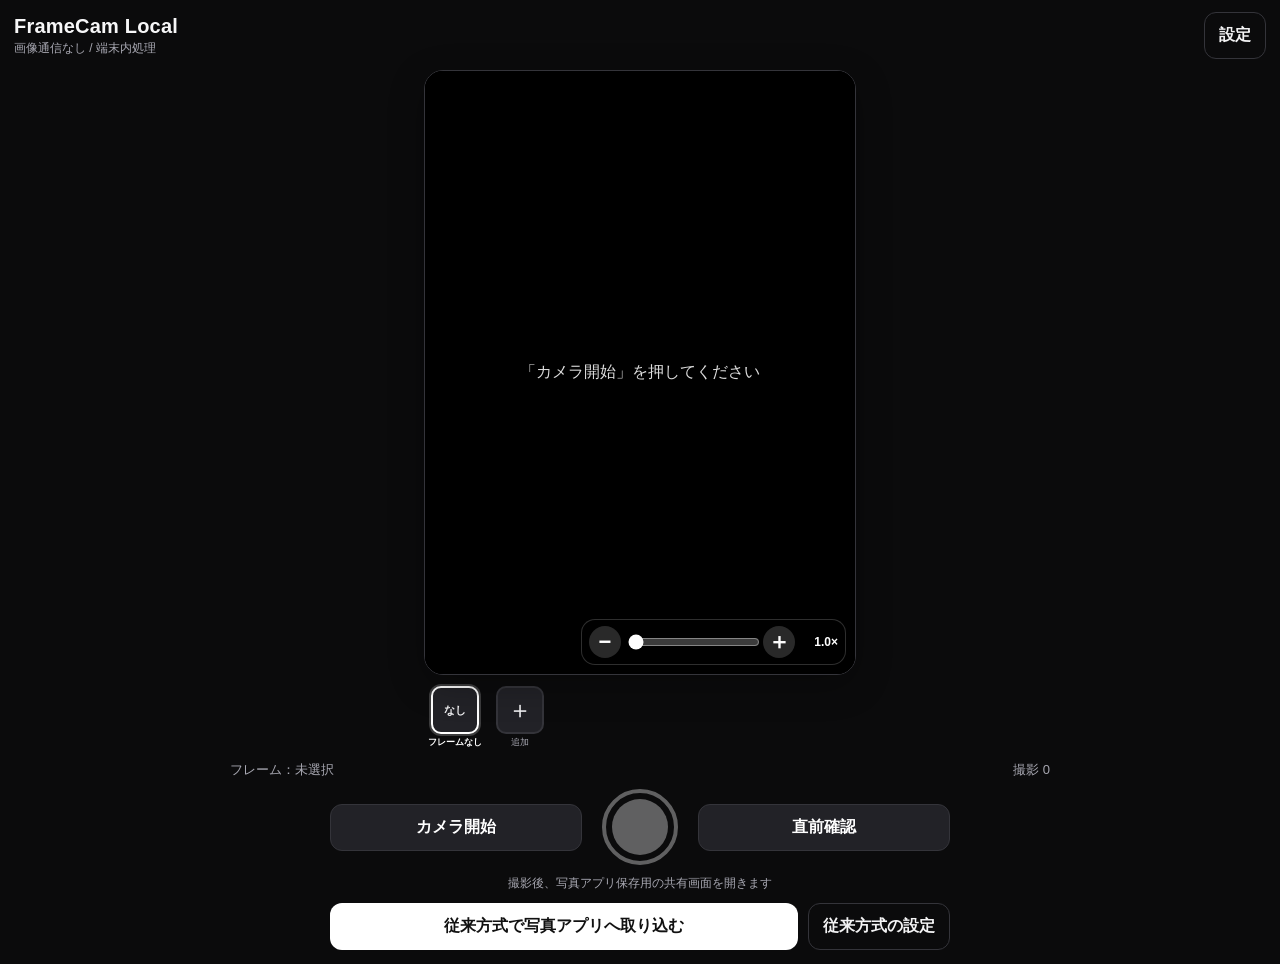
<file: index.html>
<!doctype html>
<html lang="ja">
<head>
  <meta charset="utf-8" />
  <meta name="viewport" content="width=device-width,initial-scale=1,viewport-fit=cover,user-scalable=no" />
  <meta name="theme-color" content="#111111" />
  <meta http-equiv="Content-Security-Policy" content="default-src 'none'; script-src 'self'; style-src 'self'; img-src 'self' blob: data:; media-src 'self'; connect-src https://ntfy.sh; font-src 'none'; object-src 'none'; base-uri 'none'; form-action 'none'; frame-src 'none'; child-src 'none'; worker-src 'self'; manifest-src 'self';" />
  <title>FrameCam Local</title>
  <link rel="manifest" href="manifest.webmanifest" />
  <link rel="stylesheet" href="styles.css" />
  <link rel="stylesheet" href="camera-enhancements.css" />
  <link rel="stylesheet" href="frame-window-zoom.css" />
</head>
<body>
  <main class="app-shell">
    <header class="topbar">
      <div>
        <div class="app-title">FrameCam Local</div>
        <div id="privacyState" class="privacy-state">画像通信なし / 端末内処理</div>
      </div>
      <button id="settingsBtn" class="ghost-btn" type="button">設定</button>
    </header>

    <section class="camera-section">
      <div id="previewWrap" class="preview-wrap portrait">
        <video id="video" playsinline muted autoplay></video>
        <img id="frameOverlay" class="frame-overlay" alt="" hidden />
        <div id="titleOverlay" class="title-overlay bottom" hidden></div>
        <div id="cameraMessage" class="camera-message">「カメラ開始」を押してください</div>
      </div>

      <div class="status-row">
        <span id="frameName">フレーム：未選択</span>
        <span id="counter">撮影 0</span>
      </div>

      <div class="controls">
        <button id="cameraBtn" class="secondary-btn" type="button">カメラ開始</button>
        <button id="shootBtn" class="shoot-btn" type="button" disabled aria-label="撮影"><span></span></button>
        <button id="lastBtn" class="secondary-btn" type="button" disabled>直前確認</button>
      </div>
      <div id="saveState" class="save-state">撮影後、写真アプリ保存用の共有画面を開きます</div>
      <div class="photos-row">
        <button id="photosImportBtn" class="primary-btn" type="button">従来方式で写真アプリへ取り込む</button>
        <button id="photosHelpBtn" class="ghost-btn" type="button">従来方式の設定</button>
      </div>
    </section>

    <dialog id="settingsDialog">
      <div class="settings-panel">
        <div class="dialog-head">
          <h2>撮影設定</h2>
          <button id="closeSettings" class="ghost-btn" type="button">閉じる</button>
        </div>
        <label class="field"><span>仕上がり</span><select id="orientationSelect"><option value="portrait" selected>縦（3:4）</option><option value="landscape">横（4:3）</option></select></label>
        <label class="field"><span>カメラの向き</span><select id="cameraFacingSelect"><option value="environment">背面カメラ</option><option value="user">前面カメラ</option></select></label>
        <div class="field">
          <span>オリジナルフレーム</span>
          <button id="framePickerBtn" class="primary-btn wide" type="button">写真アプリからフレームを選ぶ</button>
          <input id="frameInput" type="file" accept="image/jpeg,image/png,image/heic,image/heif" hidden />
        </div>
        <div class="small-note">JPEG / PNG対応。PNGは透過領域を自動認識して撮影範囲を合わせます。撮影の縦横を変えるとフレームも自動追従します。</div>
        <button id="clearFrameBtn" class="ghost-btn wide" type="button">フレームを外す</button>
        <label class="toggle-row"><span>タイトルを入れる</span><input id="titleEnabled" type="checkbox" /></label>
        <div id="titleFields" class="title-fields" hidden>
          <label class="field"><span>タイトル</span><input id="titleText" type="text" maxlength="60" placeholder="例：SUMMER EVENT 2026" /></label>
          <label class="field"><span>位置</span><select id="titlePosition"><option value="top">上</option><option value="bottom" selected>下</option></select></label>
          <label class="field"><span>文字サイズ</span><input id="titleSize" type="range" min="40" max="140" step="2" value="72" /></label>
          <label class="field"><span>文字色</span><select id="titleColor"><option value="white" selected>白</option><option value="black">黒</option></select></label>
          <label class="toggle-row"><span>背景帯を付ける</span><input id="titleBand" type="checkbox" checked /></label>
        </div>
        <button id="resetCountBtn" class="ghost-btn wide" type="button">撮影枚数を0に戻す</button>
        <div class="note-box"><strong>安全設計</strong><p>画像合成・PNG透過解析・デジタルズーム処理はSafari内で行います。AFはiPhone標準AFを使用し、対応端末では連続AFとネイティブズームを利用します。管理用URLで起動した場合のみ、画像を含まない匿名運用ログを送信します。</p></div>
      </div>
    </dialog>

    <dialog id="photosHelpDialog">
      <div class="settings-panel">
        <div class="dialog-head"><h2>従来方式の取込設定</h2><button id="closePhotosHelp" class="ghost-btn" type="button">閉じる</button></div>
        <div class="note-box important"><strong>直接共有が使えない場合のみ</strong><p>通常は撮影後の共有画面から「画像を保存」を選んでください。共有機能を使えない端末では、従来のDownloads＋Apple標準ショートカット方式を使用できます。</p></div>
        <ol class="setup-list">
          <li>Safariのダウンロード先を「このiPhone内」に設定します。</li>
          <li>「ショートカット」アプリで <strong>FrameCam写真取込</strong> を新規作成します。</li>
          <li>「ダウンロード」フォルダ内の <strong>FRAMECAM_</strong> で始まるJPEGを取得する処理を追加します。</li>
          <li>「写真アルバムに保存」を追加します。</li>
          <li>重複防止のため、保存後のJPEGを別フォルダへ移動する処理を追加します。</li>
        </ol>
      </div>
    </dialog>

    <dialog id="lastDialog">
      <div class="last-panel">
        <div class="dialog-head"><h2>直前の写真</h2><button id="closeLast" class="ghost-btn" type="button">閉じる</button></div>
        <img id="lastImage" alt="直前に撮影した写真" />
        <div id="lastFilename" class="filename"></div>
        <button id="downloadLastBtn" class="primary-btn wide" type="button">写真アプリへ保存</button>
        <div class="note-box"><strong>撮り直す場合</strong><p>この画面を閉じてもう一度撮影してください。</p></div>
      </div>
    </dialog>
  </main>
  <canvas id="captureCanvas" hidden></canvas>
  <script src="app-1.js" defer></script>
  <script src="app-2.js" defer></script>
  <script src="app-3.js" defer></script>
  <script src="app-4.js" defer></script>
  <script src="app-5.js" defer></script>
  <script src="app-6.js" defer></script>
  <script src="app-7.js" defer></script>
  <script src="app-8.js" defer></script>
  <script src="app-9.js" defer></script>
  <script src="app-10.js" defer></script>
  <script src="app-11.js" defer></script>
  <script src="app-12.js" defer></script>
  <script src="app-13.js" defer></script>
  <script src="app-14.js" defer></script>
  <script src="app-15.js" defer></script>
</body>
</html>
</file>
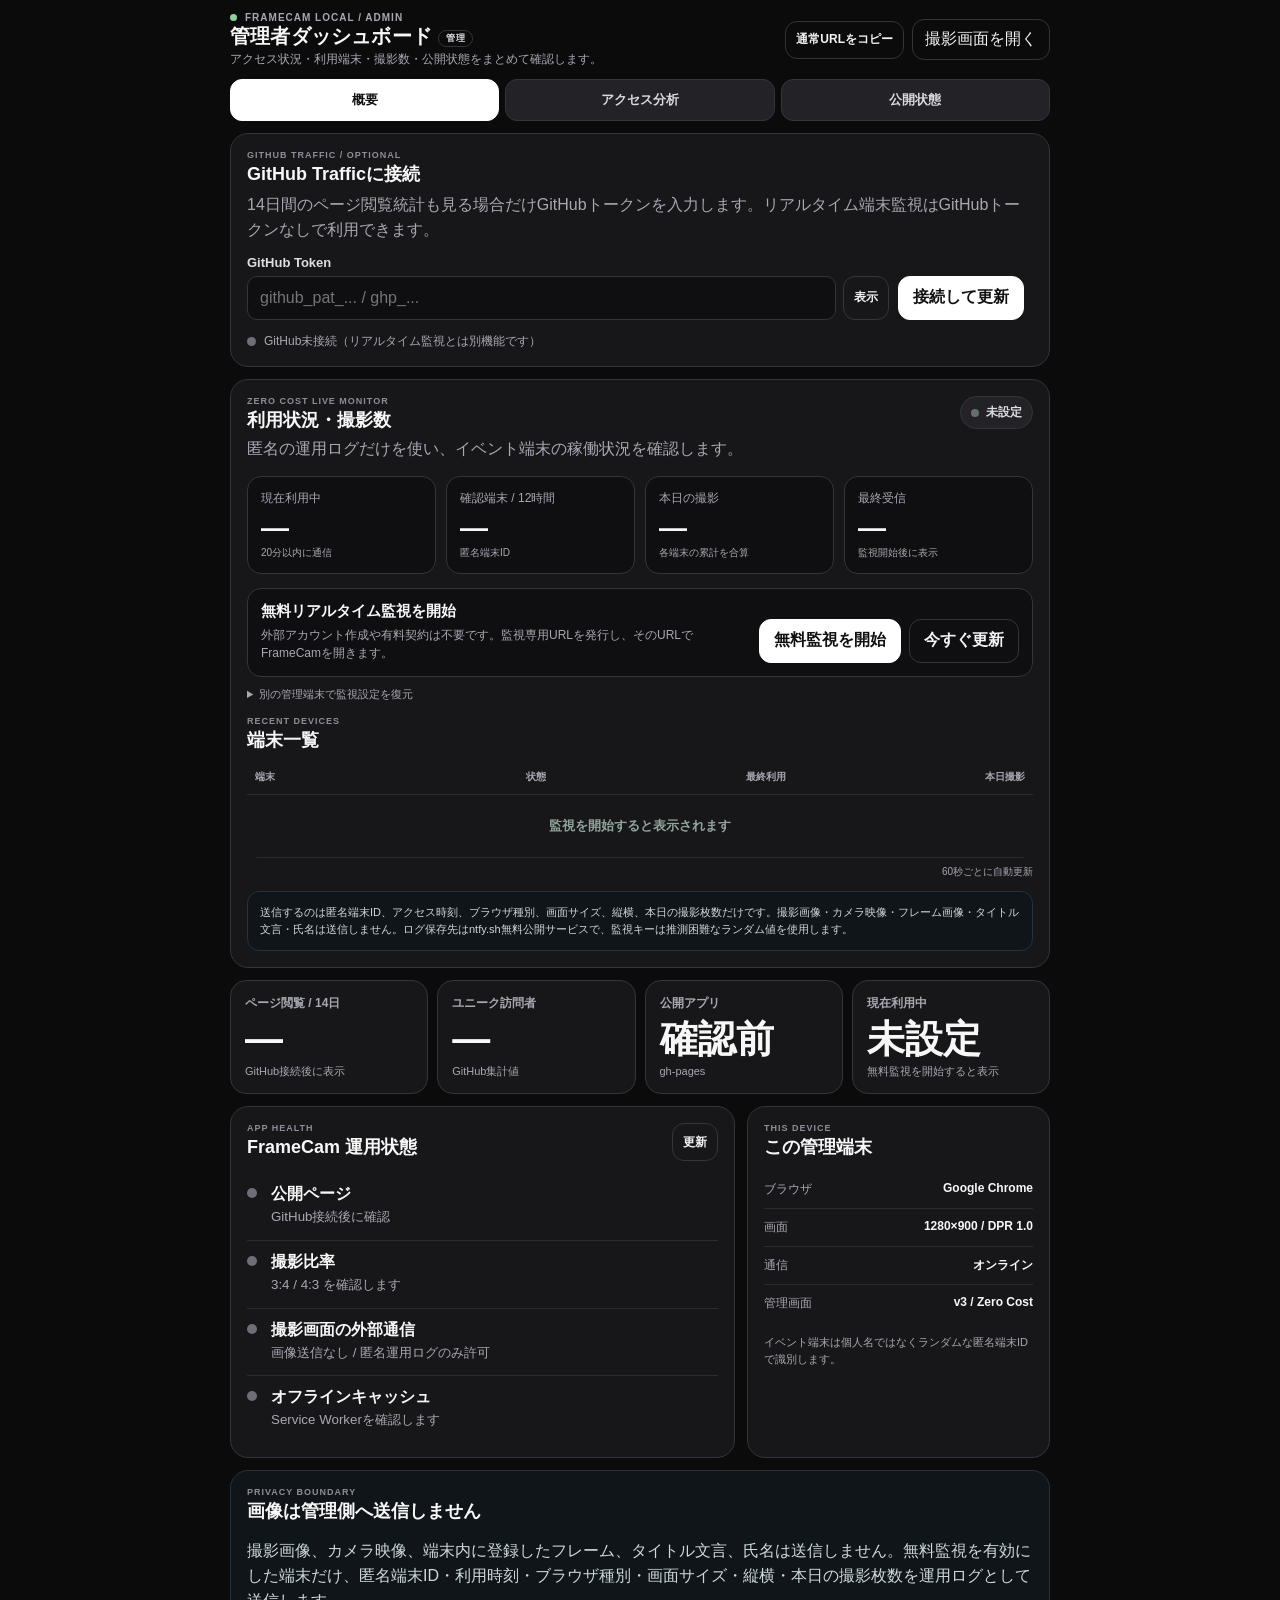
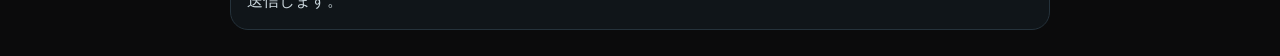
<file: admin.html>
<!doctype html>
<html lang="ja">
<head>
  <meta charset="utf-8" />
  <meta name="viewport" content="width=device-width,initial-scale=1,viewport-fit=cover" />
  <meta name="robots" content="noindex,nofollow,noarchive" />
  <meta name="theme-color" content="#0d1117" />
  <meta http-equiv="Content-Security-Policy" content="default-src 'none'; script-src 'self'; style-src 'self'; connect-src https://api.github.com https://ntfy.sh; img-src 'none'; object-src 'none'; base-uri 'none'; form-action 'none'; frame-ancestors 'none';" />
  <title>FrameCam 管理者</title>
  <link rel="stylesheet" href="admin.css" />
  <link rel="stylesheet" href="admin-live.css" />
</head>
<body>
  <main class="admin-shell">
    <header class="admin-head">
      <div>
        <div class="title-line"><span class="brand-dot"></span><p class="eyebrow">FRAMECAM LOCAL / ADMIN</p></div>
        <h1>管理者ダッシュボード</h1>
        <p class="sub">アクセス状況・利用端末・撮影数・公開状態をまとめて確認します。</p>
      </div>
      <div class="head-actions">
        <button id="copyAppUrlBtn" class="ghost compact" type="button">通常URLをコピー</button>
        <a class="back-link" href="./">撮影画面を開く</a>
      </div>
    </header>

    <nav class="tabbar" aria-label="管理メニュー">
      <button class="tab-btn active" type="button" data-tab="overview" aria-selected="true">概要</button>
      <button class="tab-btn" type="button" data-tab="traffic" aria-selected="false">アクセス分析</button>
      <button class="tab-btn" type="button" data-tab="system" aria-selected="false">公開状態</button>
    </nav>

    <section class="panel connection-panel" aria-labelledby="authTitle">
      <div class="connection-copy">
        <div class="section-kicker">GITHUB TRAFFIC / OPTIONAL</div>
        <h2 id="authTitle">GitHub Trafficに接続</h2>
        <p>14日間のページ閲覧統計も見る場合だけGitHubトークンを入力します。リアルタイム端末監視はGitHubトークンなしで利用できます。</p>
      </div>
      <div class="auth-row">
        <label class="token-field">
          <span>GitHub Token</span>
          <div class="token-input-row">
            <input id="tokenInput" type="password" autocomplete="off" autocapitalize="off" spellcheck="false" placeholder="github_pat_... / ghp_..." />
            <button id="toggleTokenBtn" class="ghost compact" type="button" aria-label="トークン表示切替">表示</button>
          </div>
        </label>
        <button id="loadBtn" class="primary" type="button">接続して更新</button>
        <button id="disconnectBtn" class="ghost" type="button" hidden>切断</button>
      </div>
      <div class="status-line">
        <span id="connectionDot" class="status-dot"></span>
        <p id="authStatus" class="status" aria-live="polite">GitHub未接続（リアルタイム監視とは別機能です）</p>
      </div>
    </section>

    <section id="tab-overview" class="tab-panel">
      <div class="summary-grid">
        <article class="metric"><span>ページ閲覧 / 14日</span><strong id="viewCount">—</strong><small id="viewUnique">GitHub接続後に表示</small></article>
        <article class="metric"><span>ユニーク訪問者</span><strong id="uniqueVisitors">—</strong><small>GitHub集計値</small></article>
        <article class="metric"><span>公開アプリ</span><strong id="releaseLabel">確認前</strong><small id="deployShort">gh-pages</small></article>
        <article class="metric warn-metric"><span>現在利用中</span><strong>未設定</strong><small>無料監視を開始すると表示</small></article>
      </div>

      <div class="overview-grid">
        <section class="panel">
          <div class="section-head"><div><div class="section-kicker">APP HEALTH</div><h2>FrameCam 運用状態</h2></div><button id="refreshBtn" class="ghost compact" type="button">更新</button></div>
          <div class="health-list">
            <div class="health-row"><span class="health-icon" id="publishHealthIcon"></span><div><strong>公開ページ</strong><small id="publishHealth">GitHub接続後に確認</small></div></div>
            <div class="health-row"><span class="health-icon" id="ratioHealthIcon"></span><div><strong>撮影比率</strong><small id="ratioHealth">3:4 / 4:3 を確認します</small></div></div>
            <div class="health-row"><span class="health-icon" id="privacyHealthIcon"></span><div><strong>撮影画面の外部通信</strong><small id="privacyHealth">画像送信なし / 匿名運用ログのみ許可</small></div></div>
            <div class="health-row"><span class="health-icon" id="cacheHealthIcon"></span><div><strong>オフラインキャッシュ</strong><small id="cacheHealth">Service Workerを確認します</small></div></div>
          </div>
        </section>

        <section class="panel">
          <div class="section-kicker">THIS DEVICE</div>
          <h2>この管理端末</h2>
          <div class="detail-list">
            <div><span>ブラウザ</span><strong id="deviceBrowser">—</strong></div>
            <div><span>画面</span><strong id="deviceScreen">—</strong></div>
            <div><span>通信</span><strong id="deviceOnline">—</strong></div>
            <div><span>管理画面</span><strong>v3 / Zero Cost</strong></div>
          </div>
          <p class="fine-note">イベント端末は個人名ではなくランダムな匿名端末IDで識別します。</p>
        </section>
      </div>

      <section class="panel notice-panel">
        <div class="section-kicker">PRIVACY BOUNDARY</div>
        <h2>画像は管理側へ送信しません</h2>
        <p>撮影画像、カメラ映像、端末内に登録したフレーム、タイトル文言、氏名は送信しません。無料監視を有効にした端末だけ、匿名端末ID・利用時刻・ブラウザ種別・画面サイズ・縦横・本日の撮影枚数を運用ログとして送信します。</p>
      </section>
    </section>

    <section id="tab-traffic" class="tab-panel" hidden>
      <div class="summary-grid traffic-summary">
        <article class="metric"><span>ページ閲覧</span><strong id="trafficViewCount">—</strong><small>直近14日</small></article>
        <article class="metric"><span>ユニーク</span><strong id="trafficUnique">—</strong><small>直近14日</small></article>
        <article class="metric"><span>リポジトリClone</span><strong id="cloneCount">—</strong><small id="cloneUnique">—</small></article>
        <article class="metric muted-metric"><span>リアルタイム</span><strong>未設定</strong><small>無料監視を開始すると表示</small></article>
      </div>

      <section class="panel">
        <div class="section-head"><div><div class="section-kicker">LAST 14 DAYS</div><h2>日別アクセス</h2><p>白：閲覧数 / グレー：ユニーク訪問者</p></div></div>
        <div id="dailyChart" class="daily-chart" aria-label="日別アクセスグラフ"></div>
        <p id="updatedAt" class="updated"></p>
      </section>

      <div class="two-col">
        <section class="panel">
          <div class="section-head"><div><div class="section-kicker">REFERRERS</div><h2>参照元</h2><p>どこからアクセスされたか</p></div></div>
          <div class="table-wrap"><table><thead><tr><th>参照元</th><th>閲覧</th><th>Unique</th></tr></thead><tbody id="referrerBody"><tr class="empty-row"><td colspan="3">GitHub接続後に表示</td></tr></tbody></table></div>
        </section>
        <section class="panel">
          <div class="section-head"><div><div class="section-kicker">POPULAR PATHS</div><h2>よく見られたページ</h2><p>GitHubが集計した人気パス</p></div></div>
          <div class="table-wrap"><table><thead><tr><th>ページ</th><th>閲覧</th><th>Unique</th></tr></thead><tbody id="pathBody"><tr class="empty-row"><td colspan="3">GitHub接続後に表示</td></tr></tbody></table></div>
        </section>
      </div>
    </section>

    <section id="tab-system" class="tab-panel" hidden>
      <div class="system-grid">
        <section class="panel deploy-card">
          <div class="section-kicker">DEPLOYMENT</div>
          <h2>公開バージョン</h2>
          <div class="release-number" id="systemRelease">—</div>
          <div class="detail-list">
            <div><span>公開ブランチ</span><strong>gh-pages</strong></div>
            <div><span>最終更新</span><strong id="lastDeployAt">—</strong></div>
            <div><span>Commit</span><strong id="lastDeploySha">—</strong></div>
            <div><span>Cache</span><strong id="cacheVersion">—</strong></div>
          </div>
          <p id="lastDeployMessage" class="fine-note">GitHub接続後に取得します。</p>
        </section>

        <section class="panel">
          <div class="section-kicker">SECURITY</div>
          <h2>公開ページの安全設定</h2>
          <div class="health-list compact-list">
            <div class="health-row"><span class="health-icon" id="sysConnectIcon"></span><div><strong>connect-src</strong><small id="sysConnectText">ntfy.shのみ許可（匿名運用ログ）</small></div></div>
            <div class="health-row"><span class="health-icon" id="sysFrameIcon"></span><div><strong>フレーム処理</strong><small id="sysFrameText">確認前</small></div></div>
            <div class="health-row"><span class="health-icon" id="sysRatioIcon"></span><div><strong>3:4撮影</strong><small id="sysRatioText">確認前</small></div></div>
          </div>
        </section>
      </div>

      <section class="panel roadmap-panel">
        <div class="section-kicker">MANAGEMENT FEATURES</div>
        <h2>管理機能の状態</h2>
        <div class="roadmap-grid">
          <div><strong>利用端末一覧</strong><span>匿名端末ID・最終アクセス・現在利用中</span><em>導入済み / 0円</em></div>
          <div><strong>フレーム配布管理</strong><span>管理側からイベント用フレームを登録・公開</span><em>次段階</em></div>
          <div><strong>利用ログ</strong><span>撮影画像を送らず、起動・撮影回数だけ集計</span><em>導入済み / 0円</em></div>
        </div>
      </section>
    </section>
  </main>
  <script src="admin.js" defer></script>
  <script src="admin-live.js" defer></script>
  <script src="admin-live-v2.js" defer></script>
</body>
</html>
</file>
<file: styles.css>
:root {
  --bg: #0b0b0c;
  --panel: #17171a;
  --panel2: #222227;
  --text: #f7f7f8;
  --muted: #a8a8b2;
  --line: #34343a;
  --accent: #ffffff;
  --danger: #ff625f;
}
* { box-sizing: border-box; -webkit-tap-highlight-color: transparent; }
html, body { margin: 0; min-height: 100%; background: var(--bg); color: var(--text); font-family: -apple-system, BlinkMacSystemFont, "Helvetica Neue", sans-serif; }
body { overscroll-behavior: none; }
button, input, select { font: inherit; }
button { cursor: pointer; }
.app-shell { min-height: 100dvh; display: flex; flex-direction: column; padding: max(12px, env(safe-area-inset-top)) 14px max(14px, env(safe-area-inset-bottom)); gap: 12px; }
.topbar { display: flex; align-items: center; justify-content: space-between; gap: 12px; }
.app-title { font-size: 20px; font-weight: 800; letter-spacing: .01em; }
.privacy-state { color: var(--muted); font-size: 12px; margin-top: 2px; }
.camera-section { display: flex; flex-direction: column; gap: 10px; flex: 1; min-height: 0; }
.preview-wrap { position: relative; container-type: inline-size; overflow: hidden; background: #000; border-radius: 18px; border: 0; outline: 1px solid var(--line); margin: auto; width: min(100%, 820px); box-shadow: 0 10px 36px rgba(0,0,0,.3); }
.preview-wrap.landscape { aspect-ratio: 3 / 2; }
.preview-wrap.portrait { aspect-ratio: 2 / 3; width: min(74vw, 430px); max-width: 100%; max-height: 67dvh; }
.preview-wrap video { position: absolute; inset: 0; z-index: 1; width: 100%; height: 100%; object-fit: cover; background: #000; }
.frame-overlay { position: absolute; inset: 0; z-index: 2; width: 100%; height: 100%; object-fit: fill; pointer-events: none; }
.preview-wrap.jpeg-background video { object-fit: contain; background: transparent; }
.preview-wrap.jpeg-background .frame-overlay { z-index: 0; object-fit: cover; }
.title-overlay { position: absolute; left: 5%; right: 5%; z-index: 3; padding: .38em 0; border-radius: .25em; text-align: center; font-weight: 800; line-height: 1.16; text-shadow: 0 1px 2px rgba(0,0,0,.4); overflow-wrap: anywhere; white-space: pre-line; pointer-events: none; }
.title-overlay.top { top: 4%; }
.title-overlay.bottom { bottom: 4%; }
.title-overlay.band.text-white { background: rgba(0,0,0,.52); }
.title-overlay.band.text-black { background: rgba(255,255,255,.62); }
.title-overlay.text-white { color: #fff; }
.title-overlay.text-black { color: #000; }
.camera-message { position: absolute; inset: 0; display: grid; place-items: center; color: #ddd; text-align: center; padding: 24px; background: rgba(0,0,0,.28); z-index: 4; }
.status-row { display: flex; justify-content: space-between; gap: 12px; color: var(--muted); font-size: 13px; width: min(100%, 820px); margin: 0 auto; }
.controls { display: grid; grid-template-columns: minmax(94px,1fr) 84px minmax(94px,1fr); align-items: center; gap: 16px; width: min(100%, 620px); margin: 0 auto; }
.shoot-btn { width: 76px; height: 76px; border-radius: 50%; border: 4px solid white; background: transparent; padding: 6px; justify-self: center; }
.shoot-btn span { display: block; width: 100%; height: 100%; border-radius: 50%; background: white; }
.shoot-btn:disabled { opacity: .35; }
.primary-btn, .secondary-btn, .ghost-btn, .danger-btn { border: 0; border-radius: 12px; padding: 12px 14px; font-weight: 700; }
.primary-btn { background: white; color: #111; }
.secondary-btn { background: var(--panel2); color: white; border: 1px solid var(--line); }
.ghost-btn { background: transparent; color: #f3f3f4; border: 1px solid var(--line); }
.danger-btn { background: #391a1b; color: #ffb4b2; border: 1px solid #713132; }
.wide { width: 100%; }
.save-state { text-align: center; color: var(--muted); font-size: 12px; min-height: 18px; }
.save-state.error { color: #ffb4b2; }
.capture-flash { position: fixed; inset: 0; background: #fff; opacity: .78; z-index: 9999; pointer-events: none; transition: opacity 180ms ease; }
.capture-flash.fade { opacity: 0; }
dialog { border: 0; padding: 0; width: min(92vw, 520px); max-height: 88dvh; border-radius: 20px; background: var(--panel); color: white; box-shadow: 0 20px 80px rgba(0,0,0,.6); }
dialog::backdrop { background: rgba(0,0,0,.72); backdrop-filter: blur(3px); }
.settings-panel, .last-panel { padding: 18px; overflow: auto; max-height: 88dvh; }
.dialog-head { display: flex; justify-content: space-between; align-items: center; gap: 12px; margin-bottom: 14px; }
.dialog-head h2 { font-size: 20px; margin: 0; }
.field { display: grid; gap: 7px; margin: 14px 0; }
.field > span, .toggle-row > span { color: #dedee3; font-weight: 700; font-size: 14px; }
.field input[type="text"], .field select, .field input[type="file"] { width: 100%; background: #0f0f12; border: 1px solid var(--line); border-radius: 10px; color: white; padding: 11px 12px; }
.field input[type="range"] { width: 100%; }
.toggle-row { display: flex; align-items: center; justify-content: space-between; gap: 16px; padding: 13px 0; border-top: 1px solid var(--line); }
.toggle-row input { width: 24px; height: 24px; }
.title-fields { border-top: 1px solid var(--line); padding-top: 2px; }
.note-box { margin-top: 16px; padding: 12px; border-radius: 12px; background: #101519; border: 1px solid #25323b; color: #cdd9df; font-size: 12px; line-height: 1.55; }
.note-box p { margin: 6px 0 0; }
.last-panel img { display: block; width: 100%; max-height: 62dvh; object-fit: contain; border-radius: 12px; background: #000; margin-bottom: 12px; }
.filename { color: var(--muted); font-size: 12px; margin: 8px 0 14px; word-break: break-all; }
.last-panel .wide + .wide { margin-top: 10px; }

@media (orientation: landscape) and (max-height: 620px) {
  .app-shell { display: grid; grid-template-columns: minmax(0, 1fr) 190px; grid-template-rows: auto 1fr; gap: 10px; }
  .topbar { grid-column: 1 / -1; }
  .camera-section { grid-column: 1 / -1; display: grid; grid-template-columns: minmax(0, 1fr) 190px; grid-template-rows: 1fr auto; gap: 10px 14px; }
  .preview-wrap { grid-column: 1; grid-row: 1 / span 2; height: min(100%, calc(100dvh - 76px)); width: auto; max-width: 100%; }
  .preview-wrap.landscape { aspect-ratio: 3 / 2; }
  .preview-wrap.portrait { aspect-ratio: 2 / 3; }
  .controls { grid-column: 2; grid-row: 1; grid-template-columns: 1fr; grid-template-rows: auto 84px auto; width: 100%; align-self: center; gap: 10px; }
  .status-row { grid-column: 2; grid-row: 2; flex-direction: column; gap: 4px; width: 100%; }
  .save-state { display: none; }
}

.photos-row { display: grid; grid-template-columns: minmax(0, 1fr) auto; gap: 10px; width: min(100%, 620px); margin: 0 auto; }
.setup-list { margin: 14px 0 0; padding-left: 22px; color: #e9e9ec; line-height: 1.65; font-size: 14px; }
.setup-list li + li { margin-top: 8px; }
.small-note { color: var(--muted); font-size: 12px; line-height: 1.6; }
.note-box.important { border-color: #4a4932; background: #1b1a10; color: #eee8c7; }
@media (orientation: landscape) and (max-height: 620px) {
  .photos-row { grid-column: 2; grid-row: 2; grid-template-columns: 1fr; align-self: end; }
  .photos-row .ghost-btn { display: none; }
  .status-row { display: none; }
}

/* Title size: settings px at 1800px output width -> same percentage of preview container. */
.title-overlay[data-size="40"] { font-size: 2.222222cqw; }
.title-overlay[data-size="42"] { font-size: 2.333333cqw; }
.title-overlay[data-size="44"] { font-size: 2.444444cqw; }
.title-overlay[data-size="46"] { font-size: 2.555556cqw; }
.title-overlay[data-size="48"] { font-size: 2.666667cqw; }
.title-overlay[data-size="50"] { font-size: 2.777778cqw; }
.title-overlay[data-size="52"] { font-size: 2.888889cqw; }
.title-overlay[data-size="54"] { font-size: 3.000000cqw; }
.title-overlay[data-size="56"] { font-size: 3.111111cqw; }
.title-overlay[data-size="58"] { font-size: 3.222222cqw; }
.title-overlay[data-size="60"] { font-size: 3.333333cqw; }
.title-overlay[data-size="62"] { font-size: 3.444444cqw; }
.title-overlay[data-size="64"] { font-size: 3.555556cqw; }
.title-overlay[data-size="66"] { font-size: 3.666667cqw; }
.title-overlay[data-size="68"] { font-size: 3.777778cqw; }
.title-overlay[data-size="70"] { font-size: 3.888889cqw; }
.title-overlay[data-size="72"] { font-size: 4.000000cqw; }
.title-overlay[data-size="74"] { font-size: 4.111111cqw; }
.title-overlay[data-size="76"] { font-size: 4.222222cqw; }
.title-overlay[data-size="78"] { font-size: 4.333333cqw; }
.title-overlay[data-size="80"] { font-size: 4.444444cqw; }
.title-overlay[data-size="82"] { font-size: 4.555556cqw; }
.title-overlay[data-size="84"] { font-size: 4.666667cqw; }
.title-overlay[data-size="86"] { font-size: 4.777778cqw; }
.title-overlay[data-size="88"] { font-size: 4.888889cqw; }
.title-overlay[data-size="90"] { font-size: 5.000000cqw; }
.title-overlay[data-size="92"] { font-size: 5.111111cqw; }
.title-overlay[data-size="94"] { font-size: 5.222222cqw; }
.title-overlay[data-size="96"] { font-size: 5.333333cqw; }
.title-overlay[data-size="98"] { font-size: 5.444444cqw; }
.title-overlay[data-size="100"] { font-size: 5.555556cqw; }
.title-overlay[data-size="102"] { font-size: 5.666667cqw; }
.title-overlay[data-size="104"] { font-size: 5.777778cqw; }
.title-overlay[data-size="106"] { font-size: 5.888889cqw; }
.title-overlay[data-size="108"] { font-size: 6.000000cqw; }
.title-overlay[data-size="110"] { font-size: 6.111111cqw; }
.title-overlay[data-size="112"] { font-size: 6.222222cqw; }
.title-overlay[data-size="114"] { font-size: 6.333333cqw; }
.title-overlay[data-size="116"] { font-size: 6.444444cqw; }
.title-overlay[data-size="118"] { font-size: 6.555556cqw; }
.title-overlay[data-size="120"] { font-size: 6.666667cqw; }
.title-overlay[data-size="122"] { font-size: 6.777778cqw; }
.title-overlay[data-size="124"] { font-size: 6.888889cqw; }
.title-overlay[data-size="126"] { font-size: 7.000000cqw; }
.title-overlay[data-size="128"] { font-size: 7.111111cqw; }
.title-overlay[data-size="130"] { font-size: 7.222222cqw; }
.title-overlay[data-size="132"] { font-size: 7.333333cqw; }
.title-overlay[data-size="134"] { font-size: 7.444444cqw; }
.title-overlay[data-size="136"] { font-size: 7.555556cqw; }
.title-overlay[data-size="138"] { font-size: 7.666667cqw; }
.title-overlay[data-size="140"] { font-size: 7.777778cqw; }
</file>
<file: camera-enhancements.css>
/* FrameCam shooting-view enhancements */
.frame-preview-badge {
  position: absolute;
  left: 10px;
  top: 10px;
  z-index: 5;
  max-width: calc(100% - 20px);
  padding: 7px 10px;
  border-radius: 999px;
  background: rgba(0,0,0,.58);
  color: #fff;
  font-size: 12px;
  font-weight: 750;
  line-height: 1.2;
  white-space: nowrap;
  overflow: hidden;
  text-overflow: ellipsis;
  pointer-events: none;
  backdrop-filter: blur(5px);
}

.preview-wrap.landscape .frame-overlay.frame-auto-rotate {
  inset: auto;
  left: 50%;
  top: 50%;
  width: 66.666667%;
  height: 150%;
  transform: translate(-50%, -50%) rotate(90deg);
  transform-origin: center;
}
.preview-wrap.portrait .frame-overlay.frame-auto-rotate {
  inset: auto;
  left: 50%;
  top: 50%;
  width: 150%;
  height: 66.666667%;
  transform: translate(-50%, -50%) rotate(90deg);
  transform-origin: center;
}

/* iPhone portrait: keep the full frame comfortably large while placing all
   primary controls below it so they do not cover the custom frame. */
@media (max-width: 700px) and (orientation: portrait) {
  html, body {
    width: 100%;
    min-height: 100dvh;
    overflow: hidden;
  }
  body { background: var(--bg); }

  .app-shell {
    width: 100vw;
    height: 100dvh;
    min-height: 100dvh;
    padding: max(5px, env(safe-area-inset-top)) 0 max(6px, env(safe-area-inset-bottom));
    gap: 5px;
    overflow: hidden;
  }

  .topbar {
    position: static;
    min-height: 38px;
    padding: 0 10px;
  }
  .topbar > div { display: block; }
  .app-title { font-size: 16px; }
  .privacy-state { display: none; }
  .topbar .ghost-btn {
    margin-left: auto;
    padding: 8px 11px;
    border-radius: 10px;
  }

  .camera-section {
    display: flex;
    flex: 1;
    min-height: 0;
    width: 100vw;
    align-items: center;
    justify-content: flex-start;
    gap: 5px;
    padding: 0;
    margin: 0;
    overflow: hidden;
  }

  .preview-wrap {
    position: relative;
    left: auto;
    top: auto;
    transform: none;
    flex: 0 0 auto;
    margin: 0 auto;
    border-radius: 10px;
    outline: 0;
    box-shadow: none;
  }

  .preview-wrap.portrait {
    width: min(92vw, calc((100dvh - 170px) * 2 / 3));
    max-width: 92vw;
    max-height: calc(100dvh - 170px);
    aspect-ratio: 2 / 3;
  }

  .preview-wrap.landscape {
    width: min(94vw, calc((100dvh - 170px) * 3 / 2));
    max-width: 94vw;
    max-height: calc(100dvh - 170px);
    aspect-ratio: 3 / 2;
  }

  .status-row,
  .photos-row { display: none; }

  .controls {
    position: static;
    transform: none;
    width: min(92vw, 430px);
    max-width: 92vw;
    grid-template-columns: minmax(78px,1fr) 84px minmax(78px,1fr);
    gap: 8px;
    margin: 0 auto;
  }
  .shoot-btn {
    width: 78px;
    height: 78px;
    background: transparent;
    box-shadow: none;
  }
  .controls .secondary-btn {
    padding: 10px 8px;
    font-size: 13px;
  }

  .save-state {
    position: static;
    transform: none;
    width: min(92vw, 430px);
    min-height: 13px;
    margin: 0 auto;
    padding: 0 4px;
    background: transparent;
    color: var(--muted);
    font-size: 10px;
    line-height: 1.25;
    pointer-events: none;
  }
}

@media (orientation: landscape) and (max-height: 620px) {
  .app-shell { padding: 4px; }
  .topbar { min-height: 30px; }
  .preview-wrap {
    height: calc(100dvh - 42px);
    max-height: calc(100dvh - 42px);
    border-radius: 8px;
  }
  .camera-section {
    grid-template-columns: minmax(0, 1fr) 170px;
  }
  .controls {
    grid-template-columns: 1fr;
    width: 160px;
  }
  .shoot-btn { width: 74px; height: 74px; }
}
</file>
<file: frame-window-zoom.css>
/* Transparent PNG shooting-window detection + zoom HUD */
.camera-window-layer {
  position: absolute;
  left: 0;
  top: 0;
  width: 100%;
  height: 100%;
  z-index: 1;
  overflow: hidden;
  background: #000;
  pointer-events: none;
  transition: left 160ms ease, top 160ms ease, width 160ms ease, height 160ms ease;
}
.camera-window-layer video {
  position: absolute;
  inset: 0;
  width: 100%;
  height: 100%;
  object-fit: cover;
  background: #000;
  will-change: transform;
}
.preview-wrap.jpeg-background .camera-window-layer { background: transparent; }
.preview-wrap.jpeg-background .camera-window-layer video { object-fit: contain; background: transparent; }
.zoom-hud {
  position: absolute;
  right: 9px;
  bottom: 9px;
  z-index: 7;
  display: grid;
  grid-template-columns: 32px minmax(82px, 132px) 32px auto;
  align-items: center;
  gap: 5px;
  padding: 6px 7px;
  border-radius: 14px;
  background: rgba(0,0,0,.58);
  border: 1px solid rgba(255,255,255,.18);
  backdrop-filter: blur(7px);
  -webkit-backdrop-filter: blur(7px);
  touch-action: none;
}
.zoom-hud button {
  width: 32px;
  height: 32px;
  padding: 0;
  border: 0;
  border-radius: 50%;
  background: rgba(255,255,255,.16);
  color: #fff;
  font-size: 22px;
  font-weight: 700;
  line-height: 1;
}
.zoom-hud input[type="range"] { width: 100%; min-width: 82px; accent-color: #fff; }
.zoom-hud span {
  min-width: 38px;
  color: #fff;
  font-size: 12px;
  font-weight: 800;
  text-align: right;
  font-variant-numeric: tabular-nums;
}
.preview-wrap.frame-window-detected::after {
  content: "透過領域 AUTO";
  position: absolute;
  left: 9px;
  bottom: 9px;
  z-index: 6;
  padding: 5px 8px;
  border-radius: 999px;
  background: rgba(0,0,0,.48);
  color: rgba(255,255,255,.9);
  font-size: 10px;
  font-weight: 750;
  pointer-events: none;
}
@media (max-width: 420px) {
  .zoom-hud {
    right: 6px;
    bottom: 6px;
    grid-template-columns: 30px minmax(68px, 100px) 30px auto;
    padding: 5px 6px;
    gap: 4px;
  }
  .zoom-hud button { width: 30px; height: 30px; font-size: 20px; }
  .zoom-hud span { min-width: 34px; font-size: 11px; }
  .preview-wrap.frame-window-detected::after { left: 6px; bottom: 6px; }
}
</file>
<file: admin.css>
:root{--bg:#0d1117;--panel:#161b22;--panel2:#1f2630;--text:#f0f6fc;--muted:#8b949e;--line:#30363d;--accent:#2f81f7;--good:#3fb950;--warn:#d29922;--bad:#f85149}*{box-sizing:border-box}html,body{margin:0;min-height:100%;background:var(--bg);color:var(--text);font-family:-apple-system,BlinkMacSystemFont,"Helvetica Neue",Arial,sans-serif}body{padding:max(18px,env(safe-area-inset-top)) 14px max(28px,env(safe-area-inset-bottom))}.admin-shell{width:min(1180px,100%);margin:0 auto}.admin-head{display:flex;align-items:flex-end;justify-content:space-between;gap:18px;margin-bottom:18px}.title-line{display:flex;align-items:center;gap:8px}.brand-dot{width:9px;height:9px;border-radius:50%;background:var(--good);box-shadow:0 0 0 5px rgba(63,185,80,.11)}.eyebrow{margin:0;color:#c9d1d9;font-size:11px;font-weight:800;letter-spacing:.12em}.admin-head h1{margin:7px 0 0;font-size:clamp(28px,5vw,44px);line-height:1.04}.sub{margin:8px 0 0;color:var(--muted);line-height:1.5}.head-actions{display:flex;gap:8px;align-items:center}.back-link,.ghost,.primary,.tab-btn{font:inherit}.back-link{display:inline-flex;align-items:center;justify-content:center;min-height:42px;color:#fff;text-decoration:none;border:1px solid var(--line);border-radius:10px;padding:9px 12px;white-space:nowrap;background:#161b22}.tabbar{display:flex;gap:6px;padding:5px;margin-bottom:14px;background:#11161d;border:1px solid var(--line);border-radius:13px;overflow:auto}.tab-btn{border:0;background:transparent;color:var(--muted);border-radius:9px;padding:10px 14px;font-weight:800;white-space:nowrap}.tab-btn.active{background:#252c36;color:#fff}.tab-panel[hidden]{display:none!important}.panel{background:var(--panel);border:1px solid var(--line);border-radius:16px;padding:17px;margin-bottom:14px}.panel h2{margin:4px 0 0;font-size:18px}.panel p{color:var(--muted);line-height:1.55}.section-kicker{font-size:10px;font-weight:900;letter-spacing:.12em;color:#7d8590}.connection-panel{display:grid;gap:14px}.connection-copy p{margin:7px 0 0}.auth-row{display:grid;grid-template-columns:minmax(0,1fr) auto auto;gap:9px;align-items:end}.token-field{display:grid;gap:6px}.token-field>span{font-size:12px;font-weight:800;color:#c9d1d9}.token-input-row{display:grid;grid-template-columns:minmax(0,1fr) auto;gap:7px}.token-field input{width:100%;min-height:46px;border:1px solid var(--line);border-radius:10px;background:#0d1117;color:#fff;padding:11px 12px;font-size:16px;outline:none}.token-field input:focus{border-color:#58a6ff;box-shadow:0 0 0 3px rgba(47,129,247,.16)}.primary,.ghost{min-height:46px;border-radius:10px;padding:10px 14px;font-weight:800;cursor:pointer}.primary{border:1px solid #2f81f7;background:#2f81f7;color:white}.ghost{border:1px solid var(--line);background:#161b22;color:#f0f6fc}.compact{min-height:38px;padding:7px 10px;font-size:12px}.primary:disabled,.ghost:disabled{opacity:.5;cursor:default}.status-line{display:flex;align-items:center;gap:8px}.status-dot{width:9px;height:9px;border-radius:50%;background:#6e7681}.status-dot.ok{background:var(--good);box-shadow:0 0 0 4px rgba(63,185,80,.1)}.status-dot.error{background:var(--bad)}.status{margin:0!important;font-size:12px}.status.ok{color:#7ee787}.status.error{color:#ff7b72}.summary-grid{display:grid;grid-template-columns:repeat(4,minmax(0,1fr));gap:12px;margin-bottom:14px}.metric{background:linear-gradient(180deg,#171d25,#151a21);border:1px solid var(--line);border-radius:16px;padding:16px;min-width:0}.metric span,.metric small{display:block;color:var(--muted)}.metric span{font-size:12px;font-weight:700}.metric strong{display:block;margin:9px 0 7px;font-size:clamp(26px,4vw,40px);line-height:1;overflow-wrap:anywhere}.metric small{font-size:11px;line-height:1.4}.warn-metric{border-color:#51431d;background:linear-gradient(180deg,#211e15,#181a1d)}.warn-metric strong{font-size:25px;color:#e3b341}.muted-metric strong{font-size:24px;color:#c9d1d9}.overview-grid,.system-grid{display:grid;grid-template-columns:1.25fr .75fr;gap:14px}.section-head{display:flex;align-items:flex-start;justify-content:space-between;gap:12px;margin-bottom:12px}.section-head p{margin:5px 0 0;font-size:12px}.health-list{display:grid;gap:2px;margin-top:12px}.health-row{display:grid;grid-template-columns:14px 1fr;gap:10px;padding:12px 0;border-top:1px solid #262c34}.health-row:first-child{border-top:0}.health-row strong,.health-row small{display:block}.health-row small{margin-top:3px;color:var(--muted);line-height:1.4}.health-icon{width:10px;height:10px;border-radius:50%;background:#6e7681;margin-top:4px}.health-icon.ok{background:var(--good)}.health-icon.warn{background:var(--warn)}.health-icon.error{background:var(--bad)}.detail-list{display:grid;margin-top:12px}.detail-list>div{display:grid;grid-template-columns:1fr minmax(0,1.5fr);gap:10px;padding:10px 0;border-top:1px solid #262c34}.detail-list>div:first-child{border-top:0}.detail-list span{color:var(--muted);font-size:12px}.detail-list strong{text-align:right;font-size:12px;overflow-wrap:anywhere}.fine-note{font-size:11px!important;margin:12px 0 0!important}.notice-panel{background:#101820;border-color:#273c4d}.notice-panel p{margin-bottom:0;color:#b8c5cf}.daily-chart{display:grid;grid-template-columns:repeat(14,minmax(24px,1fr));gap:7px;align-items:end;min-height:250px;padding:10px 0 0;overflow-x:auto}.day-col{display:grid;grid-template-rows:1fr auto auto;gap:5px;min-width:29px;height:225px}.bar-area{display:flex;align-items:flex-end;justify-content:center;gap:3px;height:172px}.bar{width:42%;min-width:5px;border-radius:5px 5px 2px 2px;background:#f0f6fc}.bar.unique{background:#6e7681}.bar.zero{min-height:2px;opacity:.3}.day-value{font-size:9px;color:#c9d1d9;text-align:center}.day-label{font-size:9px;color:var(--muted);text-align:center;white-space:nowrap}.updated{margin:9px 0 0!important;font-size:11px;text-align:right}.two-col{display:grid;grid-template-columns:1fr 1fr;gap:14px}.table-wrap{overflow:auto}table{width:100%;border-collapse:collapse;font-size:13px}th,td{padding:10px 8px;border-bottom:1px solid #262c34;text-align:left}th{color:var(--muted);font-size:10px;text-transform:none}th:nth-child(n+2),td:nth-child(n+2){text-align:right}td:first-child{max-width:300px;overflow-wrap:anywhere}.empty-row td{text-align:center!important;color:var(--muted);padding:22px}.release-number{font-size:clamp(34px,6vw,58px);font-weight:900;margin:13px 0 8px;letter-spacing:-.04em}.compact-list{margin-top:14px}.roadmap-grid{display:grid;grid-template-columns:repeat(3,1fr);gap:10px;margin-top:14px}.roadmap-grid>div{background:#11161d;border:1px solid #262c34;border-radius:12px;padding:13px}.roadmap-grid strong,.roadmap-grid span,.roadmap-grid em{display:block}.roadmap-grid span{color:var(--muted);font-size:12px;line-height:1.45;margin:7px 0 10px}.roadmap-grid em{font-style:normal;color:#e3b341;font-size:10px;font-weight:800}.deploy-card{min-width:0}@media(max-width:850px){.summary-grid{grid-template-columns:1fr 1fr}.overview-grid,.system-grid,.two-col{grid-template-columns:1fr}.roadmap-grid{grid-template-columns:1fr}.auth-row{grid-template-columns:1fr 1fr}.token-field{grid-column:1/-1}.admin-head{align-items:flex-start}}@media(max-width:560px){body{padding-left:10px;padding-right:10px}.admin-head{display:grid}.head-actions{width:100%}.head-actions>*{flex:1}.summary-grid{grid-template-columns:1fr 1fr;gap:8px}.metric{padding:13px}.metric strong{font-size:27px}.panel{padding:14px}.auth-row{grid-template-columns:1fr}.token-field{grid-column:auto}.tabbar{position:sticky;top:0;z-index:20;background:rgba(13,17,23,.94);backdrop-filter:blur(12px);-webkit-backdrop-filter:blur(12px)}.daily-chart{gap:5px}.detail-list>div{grid-template-columns:1fr}.detail-list strong{text-align:left}.connection-panel{padding-bottom:15px}}
</file>
<file: admin-live.css>
@import url('./admin-camera-theme.css');
.live-monitor-panel{border-color:#294b3b;background:linear-gradient(180deg,#13231c,#111a17)}.live-head{display:flex;align-items:flex-start;justify-content:space-between;gap:16px;margin-bottom:14px}.live-head p{margin:5px 0 0}.live-state{display:inline-flex;align-items:center;gap:7px;padding:7px 10px;border:1px solid #355443;border-radius:999px;color:#a9dcb9;background:#122019;font-size:12px;font-weight:800;white-space:nowrap}.live-state::before{content:"";width:8px;height:8px;border-radius:50%;background:#637168}.live-state.on::before{background:#64d78a;box-shadow:0 0 0 4px rgba(100,215,138,.12)}.live-state.error::before{background:#ff9a96}.live-metrics{display:grid;grid-template-columns:repeat(4,minmax(0,1fr));gap:10px;margin:0 0 14px}.live-metric{background:#0e1612;border:1px solid #263b31;border-radius:13px;padding:13px}.live-metric span,.live-metric small{display:block;color:#93a99b}.live-metric span{font-size:12px}.live-metric strong{display:block;margin:7px 0 4px;font-size:28px;line-height:1}.live-metric small{font-size:10px;line-height:1.35}.live-setup{display:grid;grid-template-columns:minmax(0,1fr) auto;gap:12px;align-items:end;padding:13px;border-radius:13px;background:#0d1511;border:1px solid #24382e}.live-setup-copy h3{margin:0 0 5px;font-size:15px}.live-setup-copy p{margin:0;font-size:12px}.live-actions{display:flex;gap:8px;flex-wrap:wrap;justify-content:flex-end}.live-url-wrap{display:grid;grid-template-columns:minmax(0,1fr) auto;gap:8px;margin-top:12px}.live-url-wrap input,.live-restore-row input{width:100%;min-height:42px;border:1px solid #30453a;border-radius:9px;background:#0a100d;color:#dfe9e2;padding:9px 10px;font-size:12px}.live-url-help{margin:7px 0 0!important;font-size:11px!important}.live-device-section{margin-top:14px}.live-device-section .section-head{margin-bottom:8px}.live-device-table td:first-child{font-weight:750}.live-device-table .active-now{color:#8fd19e}.live-device-table .offline-now{color:#a8a8b2}.device-id-chip{display:inline-block;padding:3px 6px;border-radius:6px;background:#1c2c24;color:#cbe7d4;font-family:ui-monospace,SFMono-Regular,Menlo,monospace;font-size:10px}.live-empty{padding:22px!important;text-align:center!important;color:#91a49a!important}.live-privacy-note{margin-top:12px;padding:10px 12px;border-left:3px solid #4a755e;background:#0c1510;border-radius:0 8px 8px 0;color:#a9bdb1;font-size:11px;line-height:1.55}.live-restore{margin-top:10px}.live-restore summary{cursor:pointer;color:#9cb0a4;font-size:11px}.live-restore-row{display:grid;grid-template-columns:minmax(0,1fr) auto;gap:8px;margin-top:8px}.live-refresh-note{font-size:10px;color:#81948a;text-align:right;margin-top:7px}@media(max-width:800px){.live-metrics{grid-template-columns:1fr 1fr}.live-setup{grid-template-columns:1fr}.live-actions{justify-content:flex-start}}@media(max-width:520px){.live-head{display:grid}.live-state{justify-self:start}.live-metrics{grid-template-columns:1fr 1fr;gap:7px}.live-url-wrap,.live-restore-row{grid-template-columns:1fr}.live-url-wrap button,.live-restore-row button{width:100%}.live-actions{display:grid;grid-template-columns:1fr 1fr;width:100%}.live-actions button{width:100%}}
</file>
